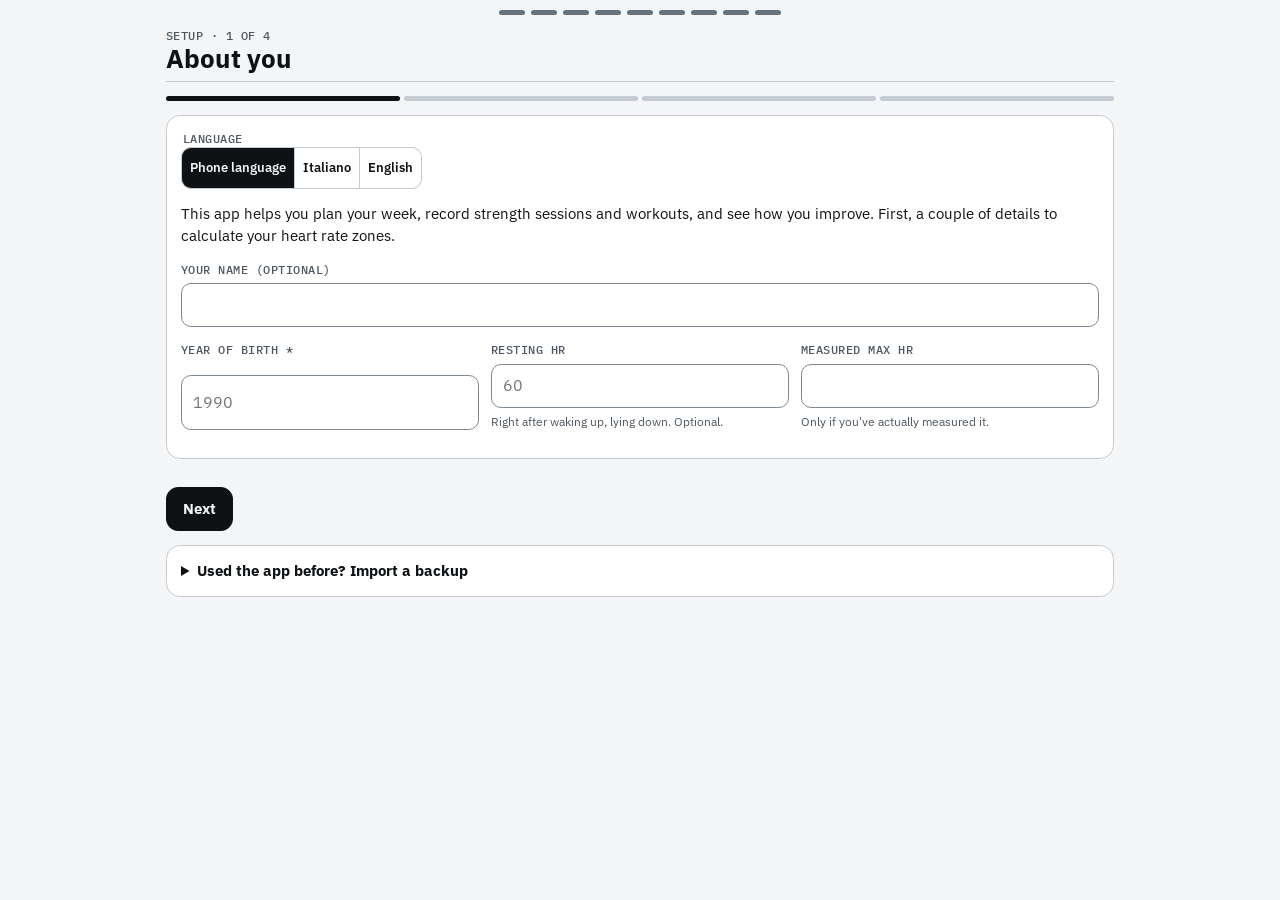
<file: index.html>
<!doctype html>
<html lang="it">
<head>
<meta charset="utf-8">
<meta http-equiv="Content-Security-Policy" content="default-src 'self'; script-src 'self' blob:; style-src 'self' 'unsafe-inline'; font-src 'self'; img-src 'self' data: blob:; connect-src 'self' https://cdn.jsdelivr.net; worker-src 'self'; manifest-src 'self'; base-uri 'none'; form-action 'none'; object-src 'none'">
<meta name="referrer" content="no-referrer">
<meta name="viewport" content="width=device-width,initial-scale=1,viewport-fit=cover">
<title>InZone</title>
<meta name="description" content="Programma la settimana, registra le sessioni (forza serie per serie, timer HIIT, uscite col GPS o dai file del dispositivo) e segui i progressi sulle tue zone di battito.">
<meta name="theme-color" content="#0a0a0a">
<meta name="mobile-web-app-capable" content="yes">
<meta name="apple-mobile-web-app-capable" content="yes">
<meta name="apple-mobile-web-app-title" content="InZone">
<meta name="apple-mobile-web-app-status-bar-style" content="black">
<link rel="manifest" href="manifest.webmanifest">
<link rel="icon" href="icone/icona-192.png" type="image/png">
<link rel="apple-touch-icon" href="icone/apple-touch-icon.png">
<link rel="stylesheet" href="fonti/fonti.css">
<style>:root{padding:env(safe-area-inset-top,0px) 0 env(safe-area-inset-bottom,0px)}body{margin:0}</style>
<link rel="stylesheet" href="stile.css">
</head>
<body>
<div class="app">
  <main id="vista" aria-live="polite">
    <header class="testata"><div class="led" aria-hidden="true"><i></i><i></i><i></i><i></i><i></i><i></i><i></i><i></i><i></i></div><div class="testata-riga"><div><div class="data">&nbsp;</div><h1>InZone</h1></div></div></header>
    <div class="stato-app"><b>Sto aprendo i tuoi dati</b><span>Programma di oggi, settimana e allenamenti compaiono appena arrivano.</span></div>
  </main>
</div>

<nav class="schede-nav" id="nav" aria-label="Sezioni">
  <div>
    <button type="button" data-vai="oggi" aria-current="page"><svg viewBox="0 0 24 24" fill="none" stroke="currentColor" stroke-width="1.9" stroke-linecap="round" stroke-linejoin="round" aria-hidden="true"><path d="M3 11l9-7 9 7v9a1 1 0 0 1-1 1h-5v-6h-6v6H4a1 1 0 0 1-1-1z"/></svg>Oggi</button>
    <button type="button" data-vai="settimana"><svg viewBox="0 0 24 24" fill="none" stroke="currentColor" stroke-width="1.9" stroke-linecap="round" stroke-linejoin="round" aria-hidden="true"><path d="M4 5h16v15H4zM4 10h16M9 3v4M15 3v4"/></svg>Piano</button>
    <button type="button" data-vai="allenamenti"><svg viewBox="0 0 24 24" fill="none" stroke="currentColor" stroke-width="1.9" stroke-linecap="round" stroke-linejoin="round" aria-hidden="true"><path d="M4 6h16M4 12h16M4 18h10"/></svg>Allenamenti</button>
    <button type="button" data-vai="analisi"><svg viewBox="0 0 24 24" fill="none" stroke="currentColor" stroke-width="1.9" stroke-linecap="round" stroke-linejoin="round" aria-hidden="true"><path d="M4 20V10M10 20V4M16 20v-7M22 20H2"/></svg>Analisi</button>
  </div>
</nav>

<div class="barra-fondo" id="barra-fondo" hidden></div>
<div class="velo" id="velo" hidden></div>
<div class="avviso" id="avviso" role="status" hidden></div>

<script type="module" src="app.js"></script>
<script src="registra-sw.js"></script>
</body>
</html>
</file>
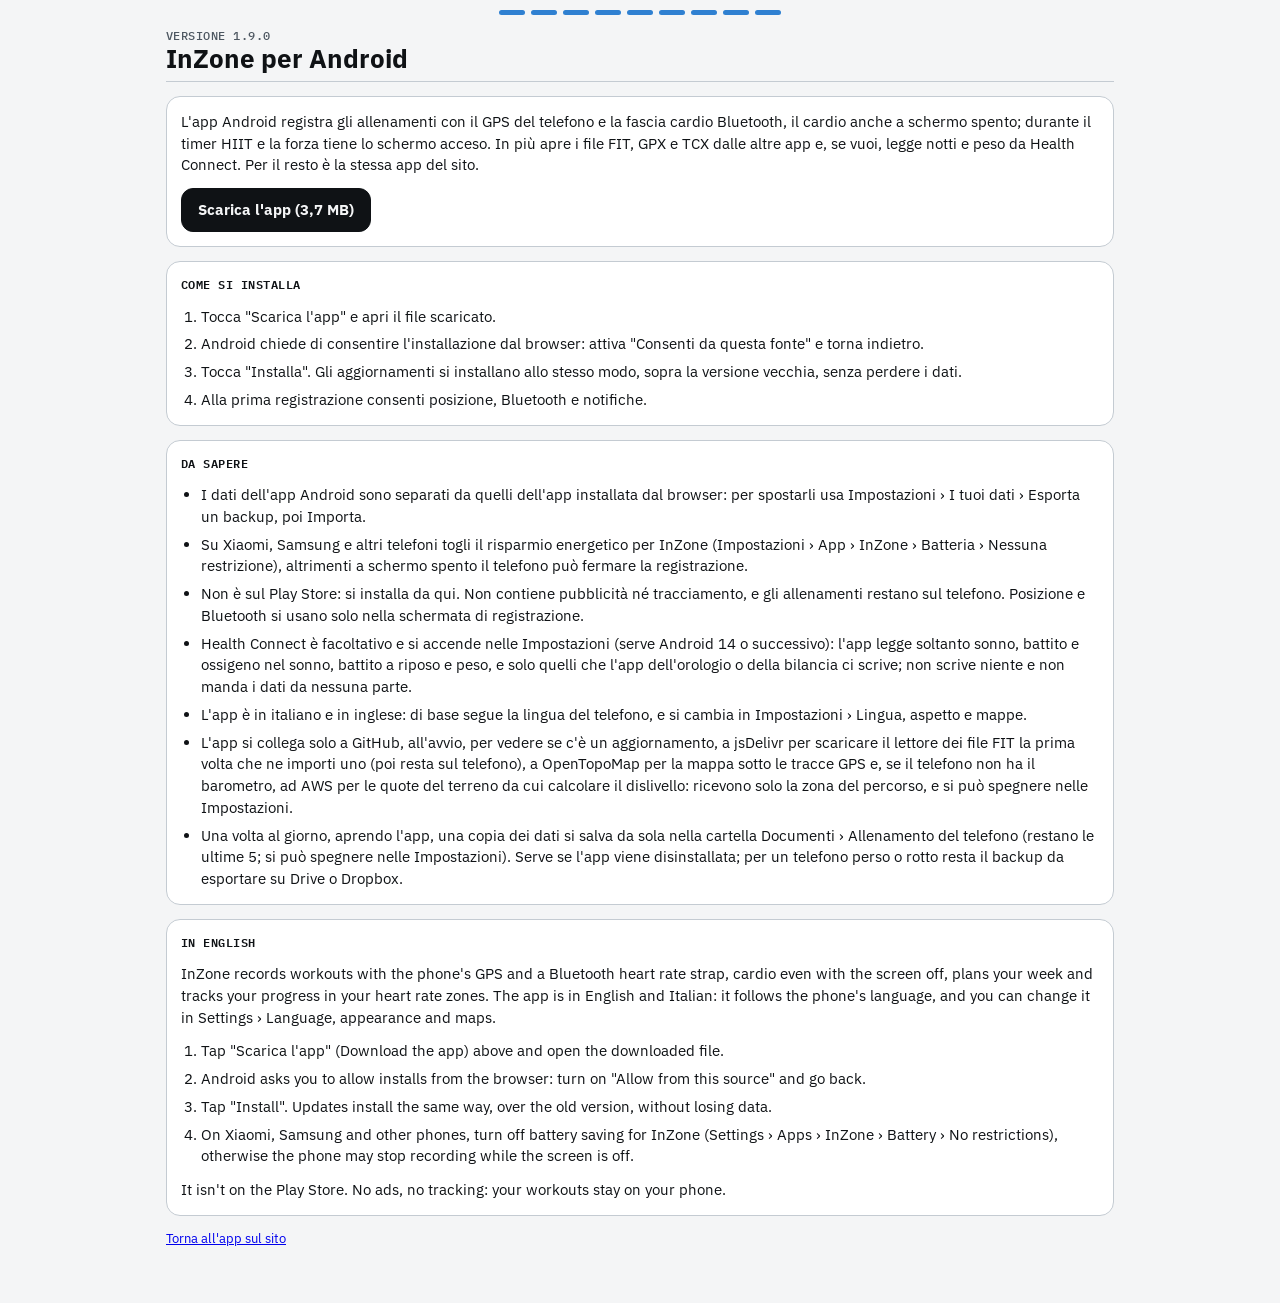
<file: android/index.html>
<!doctype html>
<html lang="it">
<head>
<meta charset="utf-8">
<meta http-equiv="Content-Security-Policy" content="default-src 'none'; style-src 'self' 'unsafe-inline'; font-src 'self'; img-src 'self'; base-uri 'none'; form-action 'none'">
<meta name="referrer" content="no-referrer">
<meta name="viewport" content="width=device-width,initial-scale=1">
<title>InZone per Android</title>
<meta name="theme-color" content="#0a0a0a">
<link rel="icon" href="../icone/icona-192.png" type="image/png">
<link rel="stylesheet" href="../fonti/fonti.css">
<link rel="stylesheet" href="../stile.css">
</head>
<body>
<div class="app" style="padding-bottom:40px">
<main>
<header class="testata"><div class="led" aria-hidden="true" style="--led:var(--z2)"><i></i><i></i><i></i><i></i><i></i><i></i><i></i><i></i><i></i></div>
<div class="testata-riga"><div><div class="data">Versione 1.9.0</div><h1>InZone per Android</h1></div></div></header>
<section class="card">
<p>L'app Android registra gli allenamenti con il GPS del telefono e la fascia cardio Bluetooth, il cardio anche a schermo spento; durante il timer HIIT e la forza tiene lo schermo acceso. In più apre i file FIT, GPX e TCX dalle altre app e, se vuoi, legge notti e peso da Health Connect. Per il resto è la stessa app del sito.</p>
<a class="btn primario" style="justify-self:start;text-decoration:none" href="allenamento.apk" download>Scarica l'app (3,7 MB)</a>
</section>
<section class="card"><h2>Come si installa</h2>
<ol style="margin:0;padding-left:20px;display:grid;gap:6px">
<li>Tocca "Scarica l'app" e apri il file scaricato.</li>
<li>Android chiede di consentire l'installazione dal browser: attiva "Consenti da questa fonte" e torna indietro.</li>
<li>Tocca "Installa". Gli aggiornamenti si installano allo stesso modo, sopra la versione vecchia, senza perdere i dati.</li>
<li>Alla prima registrazione consenti posizione, Bluetooth e notifiche.</li>
</ol></section>
<section class="card"><h2>Da sapere</h2>
<ul style="margin:0;padding-left:20px;display:grid;gap:6px">
<li>I dati dell'app Android sono separati da quelli dell'app installata dal browser: per spostarli usa Impostazioni › I tuoi dati › Esporta un backup, poi Importa.</li>
<li>Su Xiaomi, Samsung e altri telefoni togli il risparmio energetico per InZone (Impostazioni › App › InZone › Batteria › Nessuna restrizione), altrimenti a schermo spento il telefono può fermare la registrazione.</li>
<li>Non è sul Play Store: si installa da qui. Non contiene pubblicità né tracciamento, e gli allenamenti restano sul telefono. Posizione e Bluetooth si usano solo nella schermata di registrazione.</li>
<li>Health Connect è facoltativo e si accende nelle Impostazioni (serve Android 14 o successivo): l'app legge soltanto sonno, battito e ossigeno nel sonno, battito a riposo e peso, e solo quelli che l'app dell'orologio o della bilancia ci scrive; non scrive niente e non manda i dati da nessuna parte.</li>
<li>L'app è in italiano e in inglese: di base segue la lingua del telefono, e si cambia in Impostazioni › Lingua, aspetto e mappe.</li>
<li>L'app si collega solo a GitHub, all'avvio, per vedere se c'è un aggiornamento, a jsDelivr per scaricare il lettore dei file FIT la prima volta che ne importi uno (poi resta sul telefono), a OpenTopoMap per la mappa sotto le tracce GPS e, se il telefono non ha il barometro, ad AWS per le quote del terreno da cui calcolare il dislivello: ricevono solo la zona del percorso, e si può spegnere nelle Impostazioni.</li>
<li>Una volta al giorno, aprendo l'app, una copia dei dati si salva da sola nella cartella Documenti › Allenamento del telefono (restano le ultime 5; si può spegnere nelle Impostazioni). Serve se l'app viene disinstallata; per un telefono perso o rotto resta il backup da esportare su Drive o Dropbox.</li>
</ul></section>
<section class="card" lang="en"><h2>In English</h2>
<p>InZone records workouts with the phone's GPS and a Bluetooth heart rate strap, cardio even with the screen off, plans your week and tracks your progress in your heart rate zones. The app is in English and Italian: it follows the phone's language, and you can change it in Settings › Language, appearance and maps.</p>
<ol style="margin:0;padding-left:20px;display:grid;gap:6px">
<li>Tap "Scarica l'app" (Download the app) above and open the downloaded file.</li>
<li>Android asks you to allow installs from the browser: turn on "Allow from this source" and go back.</li>
<li>Tap "Install". Updates install the same way, over the old version, without losing data.</li>
<li>On Xiaomi, Samsung and other phones, turn off battery saving for InZone (Settings › Apps › InZone › Battery › No restrictions), otherwise the phone may stop recording while the screen is off.</li>
</ol>
<p>It isn't on the Play Store. No ads, no tracking: your workouts stay on your phone.</p></section>
<p class="sotto"><a href="../">Torna all'app sul sito</a></p>
</main>
</div>
</body>
</html>
</file>
<file: fonti/fonti.css>
/* IBM Plex Sans e IBM Plex Mono, SIL Open Font License 1.1 (vedi OFL-*.txt). Generato da scarica-fonti.mjs. */
@font-face {
  font-family: 'IBM Plex Mono';
  font-style: normal;
  font-weight: 500;
  font-display: swap;
  src: url(ibm-plex-mono-500-latin-ext.woff2) format('woff2');
  unicode-range: U+0100-02BA, U+02BD-02C5, U+02C7-02CC, U+02CE-02D7, U+02DD-02FF, U+0304, U+0308, U+0329, U+1D00-1DBF, U+1E00-1E9F, U+1EF2-1EFF, U+2020, U+20A0-20AB, U+20AD-20C4, U+2113, U+2C60-2C7F, U+A720-A7FF;
}
@font-face {
  font-family: 'IBM Plex Mono';
  font-style: normal;
  font-weight: 500;
  font-display: swap;
  src: url(ibm-plex-mono-500-latin.woff2) format('woff2');
  unicode-range: U+0000-00FF, U+0131, U+0152-0153, U+02BB-02BC, U+02C6, U+02DA, U+02DC, U+0304, U+0308, U+0329, U+2000-206F, U+20AC, U+2122, U+2191, U+2193, U+2212, U+2215, U+FEFF, U+FFFD;
}
@font-face {
  font-family: 'IBM Plex Mono';
  font-style: normal;
  font-weight: 600;
  font-display: swap;
  src: url(ibm-plex-mono-600-latin-ext.woff2) format('woff2');
  unicode-range: U+0100-02BA, U+02BD-02C5, U+02C7-02CC, U+02CE-02D7, U+02DD-02FF, U+0304, U+0308, U+0329, U+1D00-1DBF, U+1E00-1E9F, U+1EF2-1EFF, U+2020, U+20A0-20AB, U+20AD-20C4, U+2113, U+2C60-2C7F, U+A720-A7FF;
}
@font-face {
  font-family: 'IBM Plex Mono';
  font-style: normal;
  font-weight: 600;
  font-display: swap;
  src: url(ibm-plex-mono-600-latin.woff2) format('woff2');
  unicode-range: U+0000-00FF, U+0131, U+0152-0153, U+02BB-02BC, U+02C6, U+02DA, U+02DC, U+0304, U+0308, U+0329, U+2000-206F, U+20AC, U+2122, U+2191, U+2193, U+2212, U+2215, U+FEFF, U+FFFD;
}
@font-face {
  font-family: 'IBM Plex Sans';
  font-style: normal;
  font-weight: 400;
  font-stretch: 100%;
  font-display: swap;
  src: url(ibm-plex-sans-400-latin-ext.woff2) format('woff2');
  unicode-range: U+0100-02BA, U+02BD-02C5, U+02C7-02CC, U+02CE-02D7, U+02DD-02FF, U+0304, U+0308, U+0329, U+1D00-1DBF, U+1E00-1E9F, U+1EF2-1EFF, U+2020, U+20A0-20AB, U+20AD-20C4, U+2113, U+2C60-2C7F, U+A720-A7FF;
}
@font-face {
  font-family: 'IBM Plex Sans';
  font-style: normal;
  font-weight: 400;
  font-stretch: 100%;
  font-display: swap;
  src: url(ibm-plex-sans-400-latin.woff2) format('woff2');
  unicode-range: U+0000-00FF, U+0131, U+0152-0153, U+02BB-02BC, U+02C6, U+02DA, U+02DC, U+0304, U+0308, U+0329, U+2000-206F, U+20AC, U+2122, U+2191, U+2193, U+2212, U+2215, U+FEFF, U+FFFD;
}
@font-face {
  font-family: 'IBM Plex Sans';
  font-style: normal;
  font-weight: 500;
  font-stretch: 100%;
  font-display: swap;
  src: url(ibm-plex-sans-400-latin-ext.woff2) format('woff2');
  unicode-range: U+0100-02BA, U+02BD-02C5, U+02C7-02CC, U+02CE-02D7, U+02DD-02FF, U+0304, U+0308, U+0329, U+1D00-1DBF, U+1E00-1E9F, U+1EF2-1EFF, U+2020, U+20A0-20AB, U+20AD-20C4, U+2113, U+2C60-2C7F, U+A720-A7FF;
}
@font-face {
  font-family: 'IBM Plex Sans';
  font-style: normal;
  font-weight: 500;
  font-stretch: 100%;
  font-display: swap;
  src: url(ibm-plex-sans-400-latin.woff2) format('woff2');
  unicode-range: U+0000-00FF, U+0131, U+0152-0153, U+02BB-02BC, U+02C6, U+02DA, U+02DC, U+0304, U+0308, U+0329, U+2000-206F, U+20AC, U+2122, U+2191, U+2193, U+2212, U+2215, U+FEFF, U+FFFD;
}
@font-face {
  font-family: 'IBM Plex Sans';
  font-style: normal;
  font-weight: 600;
  font-stretch: 100%;
  font-display: swap;
  src: url(ibm-plex-sans-400-latin-ext.woff2) format('woff2');
  unicode-range: U+0100-02BA, U+02BD-02C5, U+02C7-02CC, U+02CE-02D7, U+02DD-02FF, U+0304, U+0308, U+0329, U+1D00-1DBF, U+1E00-1E9F, U+1EF2-1EFF, U+2020, U+20A0-20AB, U+20AD-20C4, U+2113, U+2C60-2C7F, U+A720-A7FF;
}
@font-face {
  font-family: 'IBM Plex Sans';
  font-style: normal;
  font-weight: 600;
  font-stretch: 100%;
  font-display: swap;
  src: url(ibm-plex-sans-400-latin.woff2) format('woff2');
  unicode-range: U+0000-00FF, U+0131, U+0152-0153, U+02BB-02BC, U+02C6, U+02DA, U+02DC, U+0304, U+0308, U+0329, U+2000-206F, U+20AC, U+2122, U+2191, U+2193, U+2212, U+2215, U+FEFF, U+FFFD;
}
@font-face {
  font-family: 'IBM Plex Sans';
  font-style: normal;
  font-weight: 700;
  font-stretch: 100%;
  font-display: swap;
  src: url(ibm-plex-sans-400-latin-ext.woff2) format('woff2');
  unicode-range: U+0100-02BA, U+02BD-02C5, U+02C7-02CC, U+02CE-02D7, U+02DD-02FF, U+0304, U+0308, U+0329, U+1D00-1DBF, U+1E00-1E9F, U+1EF2-1EFF, U+2020, U+20A0-20AB, U+20AD-20C4, U+2113, U+2C60-2C7F, U+A720-A7FF;
}
@font-face {
  font-family: 'IBM Plex Sans';
  font-style: normal;
  font-weight: 700;
  font-stretch: 100%;
  font-display: swap;
  src: url(ibm-plex-sans-400-latin.woff2) format('woff2');
  unicode-range: U+0000-00FF, U+0131, U+0152-0153, U+02BB-02BC, U+02C6, U+02DA, U+02DC, U+0304, U+0308, U+0329, U+2000-206F, U+20AC, U+2122, U+2191, U+2193, U+2212, U+2215, U+FEFF, U+FFFD;
}
</file>
<file: stile.css>
/* Stile "Filo": IBM Plex Sans per i testi, IBM Plex Mono per etichette e numeri, schede chiare con bordi sottili e
   angoli arrotondati, striscia di LED in cima colorata con la zona del giorno. Tema chiaro di base; quello scuro si
   sceglie nelle Impostazioni (data-tema="scuro" su <html>). */
:root{
  color-scheme:light;
  --bg:#f4f5f6; --surface:#ffffff; --surface-2:#eaedf0;
  --ink:#0f1215; --muted:#4d5761; --faint:#66707a; --line:#c4cbd2; --line-2:#7f8a95; --line-soft:#e1e5e9;
  --barra-bg:#0f1215; --barra-ink:#ffffff; --barra-muted:#a3adb7;
  --accent:#0f1215; --accent-ink:#ffffff; --accent-text:#0f1215; --accent-soft:#eaedf0;
  --ok:#1f7a3d; --ok-bg:#e2f1e2; --warn:#7a5000; --warn-bg:#fdf0d2; --crit:#d03b3b; --crit-text:#a32828; --crit-bg:#fbe4e1;
  --rec:#e0453a;
  --t-forza:#c99a00; --t-hiit:#c8429a; --t-corsa:#2b8a3e; --t-camminata:#0e93a0; --t-trekking:#a0581f; --t-bici:#6c4ce0; --t-altro:#8a939c;
  --z1:#9aa1a9; --z2:#2f80d1; --z3:#2e9e4f; --z4:#f08c1a; --z5:#d93025;
  --z1-ink:#0a0a0a; --z2-ink:#ffffff; --z3-ink:#ffffff; --z4-ink:#0a0a0a; --z5-ink:#ffffff;
  --forma:#2f80d1; --fatica:#c8590a;
  --serie:#2c3e57; --sonno:#2563c9; --o2-max:#ee9a90; --o2-media:#dc4b43; --o2-min:#9e1f1a; --band-alpha:.28;
  --tratteggio:repeating-linear-gradient(45deg,var(--faint) 0 1.5px,var(--surface-2) 1.5px 4.5px);
  --velo:rgba(15,18,21,.5);
  --font-ui:"IBM Plex Mono",ui-monospace,"Cascadia Mono",monospace;
  --font-testo:"IBM Plex Sans",system-ui,-apple-system,"Segoe UI",sans-serif;
  --font:var(--font-testo);
  --tratto:1px solid var(--line);
  --r:14px; --r-s:10px;
}
/* Tema scuro: fondo quasi nero e schede grigio scuro. Zone e colori dei tipi restano gli stessi. */
:root[data-tema="scuro"]{
  color-scheme:dark;
  --bg:#0f1215; --surface:#181d22; --surface-2:#222930;
  --ink:#eef1f3; --muted:#a3adb7; --faint:#8a949e; --line:#47525d; --line-2:#7a8691; --line-soft:#2c343c;
  --barra-bg:#000000; --barra-ink:#ffffff; --barra-muted:#a3adb7;
  --accent:#eef1f3; --accent-ink:#0f1215; --accent-text:#eef1f3; --accent-soft:#222930;
  --ok:#6fd08a; --ok-bg:#132a17; --warn:#e8b64c; --warn-bg:#33270b; --crit:#ff6a5f; --crit-text:#ff8a80; --crit-bg:#3a1513;
  --t-bici:#8c72ff; --t-trekking:#c9773a;
  --serie:#9fbbe0; --sonno:#6f9ff0; --band-alpha:.34;
  --forma:#4f93e0; --fatica:#d9761f;
  --velo:rgba(0,0,0,.65);
}
:root[data-tema="scuro"] .grafico image{filter:brightness(.82)}

*{box-sizing:border-box}
[hidden]{display:none!important}
html{-webkit-text-size-adjust:100%}
body{margin:0;background:var(--bg);color:var(--ink);font-family:var(--font-testo);font-size:15px;line-height:1.45;-webkit-font-smoothing:antialiased}
body::before{content:"";position:fixed;inset:0 0 auto;height:env(safe-area-inset-top,0px);z-index:30;background:var(--barra-bg)}
button,input,select,textarea{font:inherit;color:inherit}
button{cursor:pointer}
:focus-visible{outline:3px solid var(--z2);outline-offset:2px}
h1,h2,h3{text-wrap:balance;margin:0}
p{margin:0}
.num{font-variant-numeric:tabular-nums}
.vh{position:absolute!important;width:1px;height:1px;overflow:hidden;clip:rect(0 0 0 0);white-space:nowrap}
/* Etichette: maiuscolo a spaziatura fissa. */
.etichetta,.card>h2,.card-testa h2,.tile small,.campo>span,.campo legend,.settimana-testa b,.giorno-sett h3,.striscia b{
  font-family:var(--font-ui);font-weight:500;font-size:12px;letter-spacing:.04em;text-transform:uppercase;color:var(--muted)}

.app{max-width:980px;margin:0 auto;padding-left:max(16px,env(safe-area-inset-left,0px));padding-right:max(16px,env(safe-area-inset-right,0px));padding-block:0 calc(80px + env(safe-area-inset-bottom,0px))}

/* Testata: striscia sottile dei LED e riga con data e titolo. */
.testata{position:sticky;top:env(safe-area-inset-top,0px);z-index:20;background:var(--bg);display:grid}
.led{display:flex;justify-content:center;gap:6px;padding:10px 0 8px;background:var(--bg)}
.led i{display:block;width:26px;height:5px;border-radius:3px;background:var(--led,var(--line))}
.led.vivo i{box-shadow:0 0 6px 1px var(--led)}
.testata-riga{display:flex;align-items:center;justify-content:space-between;gap:12px;min-height:56px;padding:4px 0 8px;border-bottom:var(--tratto)}
.testata .data{font-family:var(--font-ui);font-weight:500;font-size:12px;letter-spacing:.04em;text-transform:uppercase;color:var(--muted)}
.testata h1{font-family:var(--font-testo);font-weight:700;font-size:26px;line-height:1.1}
.tondo{width:44px;height:44px;flex:none;border-radius:12px;border:var(--tratto);background:var(--surface);color:var(--ink);display:grid;place-items:center}
.tondo svg{width:20px;height:20px}
.tondo:hover{background:var(--surface-2)}
.indietro{display:flex;align-items:center;gap:10px;min-width:0}
.indietro>div{min-width:0}

/* Schede in basso: icona e nome, quella attiva con la barretta in alto. */
.schede-nav{position:fixed;left:0;right:0;bottom:0;z-index:25;background:var(--bg);border-top:var(--tratto);
  padding:0 env(safe-area-inset-right,0px) env(safe-area-inset-bottom,0px) env(safe-area-inset-left,0px)}
.schede-nav div{max-width:980px;margin:0 auto;display:grid;grid-template-columns:repeat(4,minmax(0,1fr))}
.schede-nav button{display:flex;flex-direction:column;align-items:center;justify-content:center;gap:3px;min-height:60px;padding:0 2px 4px;border:0;border-top:3px solid transparent;background:none;color:var(--muted);font-family:var(--font-testo);font-weight:600;font-size:12px}
.schede-nav button svg{width:22px;height:22px}
.schede-nav button[aria-current="page"]{border-top-color:var(--ink);color:var(--ink);font-weight:700}

main{display:grid;gap:14px;align-content:start;padding-bottom:14px}
.card{background:var(--surface);border:var(--tratto);border-radius:var(--r);padding:14px;min-width:0;display:grid;gap:12px;align-content:start}
.card>h2,.card-testa{display:flex;justify-content:space-between;align-items:baseline;gap:10px}
.card>h2,.card-testa h2{color:var(--ink);font-weight:600}
.sotto{font-size:13px;color:var(--muted)}
.vuoto{font-size:14px;color:var(--muted);padding:4px 0}
.griglia2{display:grid;gap:14px}
@media (min-width:760px){.griglia2{grid-template-columns:minmax(0,1fr) minmax(0,1fr)}}
.stato-app{display:grid;gap:6px;padding:28px 18px;text-align:center;color:var(--muted)}
.stato-app b{color:var(--ink);font-size:18px;font-weight:700}
.banda{display:flex;gap:10px;align-items:flex-start;padding:12px 14px;background:var(--surface);border:var(--tratto);border-radius:var(--r);font-size:14px;font-weight:500}

/* Pulsanti */
.btn{min-height:44px;padding:8px 16px;border:var(--tratto);border-radius:12px;background:var(--surface);color:var(--ink);font-family:var(--font-testo);font-weight:600;font-size:15px;display:inline-flex;align-items:center;justify-content:center;gap:6px;max-width:100%;text-align:center}
.btn.primario{background:var(--ink);border-color:var(--ink);color:var(--bg);font-weight:700}
.btn.pericolo{color:var(--crit-text);border-color:var(--crit-text);background:none}
.btn.tratteggio{border-style:dashed;border-color:var(--line-2)}
.btn.piccolo{min-height:40px;padding:4px 12px;font-size:14px}
.btn:disabled{opacity:.55;cursor:default}
.btn:hover:not(:disabled){background:var(--surface-2)}
.btn.primario:hover:not(:disabled){background:var(--ink);opacity:.88}
.btn.pericolo:hover:not(:disabled){background:var(--crit-bg)}
.lnk{border:0;background:none;padding:4px 0;color:var(--ink);font-family:var(--font-testo);font-weight:600;font-size:14px;text-decoration:underline;text-underline-offset:3px;white-space:nowrap}
.azioni{display:flex;flex-wrap:wrap;gap:8px;align-items:center}
.azioni-rapide{display:grid;grid-template-columns:repeat(2,minmax(0,1fr));gap:8px}
@media (min-width:560px){.azioni-rapide{grid-template-columns:repeat(auto-fit,minmax(120px,1fr))}}
.azioni-rapide .btn.primario.grande::before{content:"";width:12px;height:12px;border-radius:50%;background:var(--rec);flex:none}
.esito{font-size:14px;color:var(--muted)}
.esito.ok{color:var(--ok)}
.esito.err{color:var(--crit-text)}

/* Stato: pallino e scritta, niente fondi colorati */
.pill{display:inline-flex;align-items:center;gap:7px;font-family:var(--font-testo);font-weight:700;font-size:14px;white-space:nowrap}
.pill::before{content:"";width:10px;height:10px;border-radius:50%;background:currentColor;flex:none}
.pill.ok{color:var(--ok)}
.pill.attenzione{color:var(--warn)}
.pill.riduci{color:var(--crit-text)}
.pill.neutro{color:var(--muted)}
.pill.neutro::before{background:none;border:2px solid currentColor;width:6px;height:6px}
.chip-zona{display:inline-flex;align-items:center;font-family:var(--font-ui);font-weight:600;font-size:13px;padding:1px 6px;border-radius:4px;white-space:nowrap}
.dot{width:10px;height:10px;border-radius:50%;flex:none;display:inline-block}

/* Oggi: il programma del giorno */
.programma-oggi{background:var(--surface);border:var(--tratto);border-radius:var(--r);overflow:hidden}
.programma-barra{display:flex;justify-content:space-between;align-items:flex-end;gap:12px;padding:14px 14px 12px;border-bottom:1px solid var(--line-soft)}
.programma-barra .etichetta{color:var(--muted)}
.programma-nome{font-family:var(--font-testo);font-weight:700;font-size:clamp(26px,8.5vw,36px);line-height:1.05;margin-top:4px}
.programma-nome.lungo{font-size:clamp(22px,6.8vw,30px)}
.zone-box{display:flex;gap:6px;flex:none}
.zona-box{display:flex;flex-direction:column;align-items:center;justify-content:center;min-width:64px;height:56px;padding:0 8px;border-radius:var(--r-s);font-family:var(--font-ui)}
.zona-box b{font-size:22px;font-weight:600;line-height:1}
.zona-box span{font-size:11px;font-weight:500}
.zona-box.forza{background:var(--surface-2);color:var(--ink)}
.programma-oggi .voci{padding:4px 14px}
.programma-oggi .voce-oggi{padding:10px 0}
.programma-oggi .voce-oggi+.voce-oggi{border-top:1px solid var(--line-soft)}
.programma-piede{display:flex;justify-content:flex-end;padding:6px 14px;border-top:1px solid var(--line-soft)}
.programma-oggi>.vuoto{padding:12px 14px}

/* Striscia della settimana: sette caselle separate */
.striscia{display:grid;grid-template-columns:repeat(7,minmax(0,1fr));gap:4px}
.striscia button{display:flex;flex-direction:column;align-items:center;gap:3px;padding:6px 0 7px;border:1px solid var(--line-soft);border-radius:var(--r-s);background:var(--surface);color:var(--ink);min-width:0}
.striscia b{font-size:11px}
.striscia span{font-family:var(--font-ui);font-size:18px;font-weight:600;line-height:1}
.striscia .punti{display:flex;gap:3px;height:6px}
.striscia .punti i{width:6px;height:6px;border-radius:3px}
.striscia button.oggi{background:var(--ink);border-color:var(--ink);color:var(--bg)}
.striscia button.oggi b{color:inherit;opacity:.8}
.striscia button.fatto span{text-decoration:underline;text-decoration-thickness:2px;text-underline-offset:3px;text-decoration-color:var(--ok)}
.striscia button.oggi.fatto span{text-decoration-color:currentColor}

/* Voci in programma */
.voci{display:grid;gap:12px}
.voce-oggi{display:grid;gap:8px;min-width:0}
.voce-dettaglio .lnk{white-space:normal;text-align:left}
.voce-riga{display:flex;align-items:center;gap:12px}
.icona-tipo{width:40px;height:40px;flex:none;border-radius:var(--r-s);display:grid;place-items:center;border:2px solid var(--c);color:var(--c)}
.icona-tipo svg{width:20px;height:20px}
.voce-testo{flex:1;min-width:0;display:flex;flex-direction:column;gap:1px;border:0;background:none;padding:0;text-align:left;color:inherit}
.voce-testo:disabled{cursor:default;opacity:1}
.voce-testo b{font-size:16px;font-weight:600;overflow:hidden;text-overflow:ellipsis}
.voce-testo span{font-size:13px;color:var(--muted)}
.voce-dettaglio{margin-left:52px;display:grid;gap:6px;font-size:13px;color:var(--muted)}
.fatto-segno{display:inline-flex;align-items:center;gap:4px;font-family:var(--font-ui);font-size:13px;font-weight:600;text-transform:uppercase;color:var(--ok);white-space:nowrap}
.fatto-segno svg{width:16px;height:16px}
.lista-scheda{list-style:none;margin:0;padding:0;display:grid}
.lista-scheda li{display:flex;justify-content:space-between;gap:10px;padding:6px 0;border-top:1px solid var(--line-soft);font-size:13px}
.lista-scheda li b{color:var(--ink);font-weight:600}
.lista-scheda li span{font-family:var(--font-ui);font-weight:500;white-space:nowrap}

/* Campi dati: riquadri separati con il numero a spaziatura fissa */
.tiles{display:grid;grid-template-columns:repeat(3,minmax(0,1fr));gap:8px}
.tiles.due{grid-template-columns:repeat(2,minmax(0,1fr))}
.tiles.uno{grid-template-columns:minmax(0,1fr)}
.tile{background:var(--bg);border:1px solid var(--line-soft);border-radius:var(--r-s);padding:8px 10px;min-width:0;display:flex;flex-direction:column}
.tile small{font-size:11px}
.tile b{font-family:var(--font-ui);font-size:22px;font-weight:600;line-height:1.2;font-variant-numeric:tabular-nums}
.tiles.due .tile b,.tiles.uno .tile b{font-size:28px}
.tile b em{font-style:normal;font-size:12px;font-weight:500;margin-left:3px}
.tile span{font-family:var(--font-ui);font-size:12px;color:var(--muted);font-variant-numeric:tabular-nums}
.tile .tile-zona{font-size:20px;padding:0 8px;border-radius:6px}
.tiles.riquadri .tile b{font-size:22px}
.barra-tipi{display:flex;height:8px;border-radius:4px;overflow:hidden;gap:2px}
.barra-tipi i{display:block;height:100%}
.legenda{display:flex;flex-wrap:wrap;gap:6px 14px;font-family:var(--font-ui);font-weight:500;font-size:12px;color:var(--muted)}
.legenda span{display:inline-flex;align-items:center;gap:6px}
.legenda i{width:10px;height:10px;border-radius:2px;display:inline-block;flex:none}

/* Elenco allenamenti */
.filtri{display:flex;gap:6px;flex-wrap:wrap}
.filtri button{display:inline-flex;align-items:center;gap:6px;min-height:38px;padding:4px 12px;border:var(--tratto);border-radius:var(--r-s);background:var(--surface);font-family:var(--font-testo);font-weight:600;font-size:14px;color:var(--ink)}
.filtri button[aria-pressed="true"]{background:var(--ink);border-color:var(--ink);color:var(--bg)}
.elenco{display:grid}
.settimana-testa{display:flex;justify-content:space-between;align-items:baseline;flex-wrap:wrap;gap:4px 12px;padding:14px 0 6px;border-bottom:var(--tratto);font-family:var(--font-ui)}
.settimana-testa b{color:var(--ink);font-weight:600}
.settimana-testa span{font-weight:500;font-size:12px;color:var(--muted)}
.voce{display:grid;grid-template-columns:44px minmax(0,1fr);gap:12px;width:100%;padding:10px 2px;border:0;border-bottom:1px solid var(--line-soft);background:none;text-align:left;color:inherit}
.voce:hover{background:var(--surface-2)}
.voce .giorno{font-family:var(--font-ui);font-weight:500;font-size:11px;color:var(--muted);line-height:1.1;text-transform:uppercase}
.voce .giorno b{display:block;font-size:24px;font-weight:600;color:var(--ink)}
.voce .testa{display:flex;align-items:center;gap:7px;font-weight:600;font-size:16px;min-width:0}
.voce .testa span{overflow:hidden;text-overflow:ellipsis;white-space:nowrap}
.voce .testa em{font-style:normal;font-family:var(--font-ui);font-weight:500;font-size:11px;text-transform:uppercase;color:var(--muted);white-space:nowrap}
.voce .metriche{font-family:var(--font-ui);font-weight:500;font-size:13px;margin-top:2px}
.barra-zone{display:flex;gap:2px;height:6px;margin-top:8px;max-width:420px}
.barra-zone i{display:block;height:100%}
.barra-zone i:first-child{border-radius:3px 0 0 3px}
.barra-zone i:last-child{border-radius:0 3px 3px 0}
.barra-zone i:only-child{border-radius:3px}

/* Settimana tipo */
.giorno-sett{display:grid;gap:10px}
.giorno-sett+.giorno-sett{border-top:var(--tratto);padding-top:12px}
.giorno-sett h3{display:flex;justify-content:space-between;align-items:baseline;color:var(--ink);font-weight:600}
.giorno-sett h3 span{font-weight:500;color:var(--muted)}
.giorno-sett.oggi h3{background:var(--ink);color:var(--bg);margin:-12px -14px 0;padding:8px 14px}
.giorno-sett.oggi h3 span{color:inherit;opacity:.8}
.giorno-sett:first-child.oggi h3{margin-top:-14px;border-radius:13px 13px 0 0}
.voce-sett{display:flex;align-items:center;gap:12px;width:100%;padding:0;border:0;background:none;color:inherit;text-align:left}
.riposo{font-family:var(--font-ui);font-weight:500;font-size:13px;text-transform:uppercase;color:var(--faint)}
.scheda-riga{display:flex;align-items:center;gap:12px;width:100%;padding:10px 0;border:0;border-top:1px solid var(--line-soft);background:none;color:inherit;text-align:left}
.scheda-riga:first-of-type{border-top:0}
.scheda-riga .freccia{font-size:24px;font-weight:500;color:var(--muted);flex:none}

/* Registrazione dal vivo: campi dati grandi */
.btn.grande{min-height:56px;font-size:17px;padding:8px 22px}
.stato-sorgente{font-family:var(--font-ui);font-weight:500;font-size:13px;text-transform:uppercase;color:var(--muted)}
.fascia-riga{display:flex;justify-content:space-between;align-items:center;gap:12px;flex-wrap:wrap}
.fascia-riga>span{display:grid}
.fascia-riga small{font-family:var(--font-ui);font-weight:500;font-size:12px;letter-spacing:.04em;text-transform:uppercase;color:var(--muted)}
.fascia-riga b{font-family:var(--font-ui);font-size:20px;font-weight:600}
.testata-vivo{display:flex;justify-content:space-between;align-items:center;min-height:44px;border-bottom:var(--tratto);font-family:var(--font-ui);font-weight:600;font-size:14px;text-transform:uppercase}
.campi-vivo{display:grid;grid-template-columns:repeat(2,minmax(0,1fr));gap:8px}
.campo-vivo{background:var(--surface);border:var(--tratto);border-radius:var(--r-s);padding:8px 12px 10px;display:flex;flex-direction:column;min-width:0}
.campo-vivo small{font-family:var(--font-ui);font-weight:500;font-size:12px;letter-spacing:.04em;text-transform:uppercase;color:var(--muted)}
.campo-vivo b{font-family:var(--font-ui);font-size:clamp(30px,9.5vw,52px);font-weight:600;line-height:1.05;font-variant-numeric:tabular-nums;letter-spacing:-.02em}
.campo-vivo em{font-style:normal;font-family:var(--font-ui);font-size:14px;font-weight:500;margin-left:4px;letter-spacing:0}
.campi-vivo>.campo-vivo:first-child{grid-column:1 / -1}
.campi-vivo>.campo-vivo:first-child b{font-size:clamp(48px,16vw,84px)}
.campi-vivo>.campo-vivo:last-child:nth-child(even){grid-column:1 / -1}
.fascione-pausa{background:var(--ink);color:var(--bg);text-align:center;padding:10px;border-radius:var(--r-s);font-family:var(--font-ui);font-weight:600;font-size:20px;text-transform:uppercase}
.comandi-vivo{display:grid!important;grid-template-columns:minmax(0,1fr) minmax(0,1fr)}
.comandi-vivo.tre{grid-template-columns:repeat(3,minmax(0,1fr))}
.azioni-rapide .largo{grid-column:1 / -1}

/* Timer HIIT: fase in alto nel suo colore, conto alla rovescia enorme, esercizio in corso (o in arrivo) e il successivo */
.hiit-schermo{display:flex;flex-direction:column;gap:8px;
  min-height:calc(100vh - env(safe-area-inset-top,0px) - env(safe-area-inset-bottom,0px) - 94px);
  min-height:calc(100dvh - env(safe-area-inset-top,0px) - env(safe-area-inset-bottom,0px) - 94px)}
.hiit-schermo .testata-vivo{min-height:36px}
.hiit{display:grid;gap:4px;justify-items:center;text-align:center;background:var(--surface);border:var(--tratto);border-radius:var(--r);overflow:hidden;padding-bottom:10px}
.hiit-fase{justify-self:stretch;padding:8px;font-family:var(--font-ui);font-weight:600;font-size:20px;letter-spacing:.08em;text-transform:uppercase;background:var(--ink);color:var(--bg)}
.hiit[data-fase=lavoro] .hiit-fase{background:var(--z5);color:var(--z5-ink)}
.hiit[data-fase=pausa] .hiit-fase{background:var(--z2);color:var(--z2-ink)}
.hiit[data-fase=recupero] .hiit-fase{background:var(--z3);color:var(--z3-ink)}
.hiit[data-fase=ferma] .hiit-fase{background:var(--faint);color:var(--bg)}
.hiit-conto{font-family:var(--font-ui);font-size:clamp(64px,min(30vw,14vh),160px);font-weight:600;line-height:1;letter-spacing:-.04em;font-variant-numeric:tabular-nums}
.hiit-esercizio{display:grid;gap:2px;justify-self:stretch}
/* Rullo degli esercizi: scorrono verso l'alto; data-rel = distanza da quello in corso (o in arrivo). */
.hiit-rullo{position:relative;height:106px;overflow:hidden}
.hiit-riga{position:absolute;inset:0 0 auto;padding:0 14px;white-space:nowrap;overflow:hidden;text-overflow:ellipsis;line-height:1.2;
  font-family:var(--font-testo);transition:transform .45s ease,font-size .45s ease,opacity .45s ease,color .45s ease}
.hiit-riga[data-rel="0"]{font-size:clamp(24px,8.5vw,40px);font-weight:700}
.hiit-riga[data-rel="1"]{transform:translateY(46px);font-size:clamp(20px,6.5vw,30px);font-weight:600}
.hiit-riga[data-rel="1"]::before{content:var(--poi,"Poi ");font-family:var(--font-ui);font-size:13px;font-weight:500;letter-spacing:.04em;text-transform:uppercase;color:var(--muted)}
.hiit-riga[data-rel="2"]{transform:translateY(80px);font-size:17px;font-weight:500;color:var(--muted)}
.hiit-riga[data-rel="sopra"]{transform:translateY(-44px);font-size:clamp(24px,8.5vw,40px);font-weight:700;opacity:0}
.hiit-riga[data-rel="sotto"]{transform:translateY(110px);font-size:17px;opacity:0}
.hiit-dati{flex:1 0 auto;display:grid;grid-template-columns:repeat(2,minmax(0,1fr));grid-auto-rows:minmax(64px,1fr);gap:8px}
.hiit-dati .tile{justify-content:center;padding:8px 12px}
.hiit-dati .tile small{font-size:13px}
.hiit-dati .tile b{font-size:clamp(30px,11vw,56px);line-height:1.05;letter-spacing:-.02em}
.hiit-dati .tile b em{font-size:18px}
.hiit-esercizio small{font-family:var(--font-ui);font-weight:500;font-size:12px;letter-spacing:.04em;text-transform:uppercase;color:var(--muted)}

/* Vista di lettura di una scheda, come un foglio da palestra */
.azioni-scheda{display:grid;grid-template-columns:2fr 1fr 1fr;gap:8px}
.foglio-scheda{list-style:none;margin:0;padding:0;display:grid}
.foglio-scheda li{display:grid;grid-template-columns:34px minmax(0,1fr);column-gap:10px;row-gap:2px;padding:10px 0;border-top:1px solid var(--line-soft);align-items:baseline}
.foglio-scheda li:first-child{border-top:0;padding-top:2px}
.foglio-scheda li>*:not(.n){grid-column:2}
.foglio-scheda .n{grid-column:1;grid-row:1 / span 4;font-family:var(--font-ui);font-size:22px;font-weight:600;line-height:1;align-self:start}
.foglio-scheda b{font-size:16px;font-weight:600}
.foglio-scheda .serie{font-family:var(--font-ui);font-size:18px;font-weight:600;line-height:1.25}
.foglio-scheda .serie em{font-style:normal;font-size:12px;font-weight:500;color:var(--muted);margin-left:10px;text-transform:uppercase}
.foglio-scheda small{color:var(--muted);font-size:13px}
.nota-scheda{font-size:14px;padding:9px 12px;border:1px dashed var(--line-2);border-radius:var(--r-s)}
.nota-esercizio{font-size:13px;font-style:italic;color:var(--muted)}

/* Moduli */
.modulo{display:grid;gap:14px}
.righe{display:grid;gap:12px;grid-template-columns:repeat(auto-fit,minmax(120px,1fr))}
.campo{display:grid;gap:5px;min-width:0;border:0;padding:0;margin:0}
.campo input:not([type=checkbox]):not([type=radio]),.campo select,.campo textarea,.input{width:100%;min-width:0;min-height:44px;padding:9px 11px;border:1px solid var(--line-2);border-radius:var(--r-s);background:var(--surface);font-size:16px}
.campo textarea{min-height:76px;resize:vertical}
.campo small{color:var(--muted);font-size:12px}
.seg{display:inline-flex;flex-wrap:wrap;gap:1px;background:var(--line);border:var(--tratto);border-radius:var(--r-s);overflow:hidden;justify-self:start;max-width:100%}
.seg button,.seg label span{display:inline-flex;align-items:center;gap:6px;min-height:40px;padding:6px 8px;border:0;background:var(--surface);color:var(--ink);font-family:var(--font-testo);font-weight:600;font-size:13px;justify-content:center}
.seg>button,.seg>label{flex:1 0 auto}
.seg label span{flex:1;justify-content:center}
/* Le attività in tre colonne: righe ordinate anche quando non stanno su una */
.seg.tipi{display:grid;grid-template-columns:repeat(3,minmax(0,1fr));justify-self:stretch}
.seg.tipi>:last-child:nth-child(3n+1){grid-column:span 3}
.seg.tipi>:last-child:nth-child(3n+2){grid-column:span 2}
.seg.tipi label span{padding:6px 4px}
.seg button[aria-pressed="true"],.seg input:checked+span{background:var(--ink);color:var(--bg)}
.seg label{position:relative;display:inline-flex}
.seg input{position:absolute;opacity:0;pointer-events:none}
.seg label:has(input:focus-visible) span{outline:3px solid var(--z2);outline-offset:-3px}
.interruttore{display:flex;align-items:center;justify-content:space-between;gap:12px;min-height:52px;cursor:pointer;border-top:1px solid var(--line-soft)}
.interruttore:first-child{border-top:0}
.interruttore span{display:grid;gap:1px}
.interruttore b{font-weight:600;font-size:15px}
.interruttore small{font-size:12px;color:var(--muted)}
.interruttore input{appearance:none;width:48px;height:28px;flex:none;border-radius:14px;border:1px solid var(--line-2);background:var(--surface-2);position:relative;margin:0;cursor:pointer}
.interruttore input::after{content:"";position:absolute;top:3px;left:3px;width:20px;height:20px;border-radius:50%;background:var(--line-2);transition:transform .12s}
.interruttore input:checked{background:var(--ink);border-color:var(--ink)}
.interruttore input:checked::after{transform:translateX(20px);background:var(--bg)}
.interruttore input:focus-visible{outline:3px solid var(--z2);outline-offset:2px}

/* Forza: esercizi e serie */
.esercizio{display:grid;gap:10px}
.esercizio-testa{display:flex;justify-content:space-between;align-items:baseline;gap:8px}
.esercizio-testa h2{font-size:17px;font-weight:600}
.esercizio-testa span{font-family:var(--font-ui);font-size:12px;font-weight:500;text-transform:uppercase;color:var(--muted);white-space:nowrap}
.griglia-serie,.griglia-scheda{display:grid;grid-template-columns:38px minmax(0,1fr) minmax(0,1fr) 44px;gap:6px 8px;align-items:center}
.griglia-serie .intest,.griglia-scheda .intest{font-family:var(--font-ui);font-size:12px;font-weight:500;letter-spacing:.04em;text-transform:uppercase;color:var(--muted)}
.griglia-serie .n,.griglia-scheda .n{font-family:var(--font-ui);font-size:18px;font-weight:600;text-align:center}
.griglia-serie input{width:100%;min-width:0;min-height:44px;padding:0 10px;border:1px solid var(--line-2);border-radius:var(--r-s);background:var(--surface);font-family:var(--font-ui);font-size:20px;font-weight:600;font-variant-numeric:tabular-nums}
.griglia-scheda .input{font-family:var(--font-ui);font-size:18px;font-weight:600}
.spunta{width:44px;height:44px;border-radius:var(--r-s);display:grid;place-items:center;border:1px solid var(--line-2);background:var(--surface);color:var(--line-2)}
.spunta svg{width:20px;height:20px}
.spunta[aria-pressed="true"]{background:var(--ink);border-color:var(--ink);color:var(--bg)}
.togli{width:44px;height:44px;border-radius:var(--r-s);display:grid;place-items:center;border:0;background:none;color:var(--muted)}
.togli svg{width:18px;height:18px}
.togli:hover{background:var(--surface-2)}
.delta{font-family:var(--font-ui);font-size:14px;font-weight:600;color:var(--muted);white-space:nowrap}
.delta.su{color:var(--ok)}
.delta.giu{color:var(--crit-text)}
.barra-fondo{position:fixed;left:0;right:0;bottom:0;z-index:26;background:var(--surface);border-top:var(--tratto);
  padding:10px max(16px,env(safe-area-inset-right,0px)) calc(12px + env(safe-area-inset-bottom,0px)) max(16px,env(safe-area-inset-left,0px))}
.barra-fondo>div{max-width:980px;margin:0 auto;display:flex;align-items:center;gap:12px}
.barra-fondo .riass{flex:1;min-width:0;display:flex;flex-direction:column}
.barra-fondo .riass span{font-family:var(--font-ui);font-weight:500;font-size:12px;letter-spacing:.04em;text-transform:uppercase;color:var(--muted)}
.barra-fondo .riass b{font-family:var(--font-ui);font-size:22px;font-weight:600;line-height:1.15;font-variant-numeric:tabular-nums}
.barra-fondo .riass b.recupero{color:var(--z2)}
body.con-barra .schede-nav{display:none}

/* Import */
.scegli-file{display:grid;place-items:center;gap:4px;text-align:center;background:var(--surface);border:2px dashed var(--line-2);border-radius:var(--r);padding:22px 16px;cursor:pointer}
.scegli-file b{font-size:16px;font-weight:700}
.scegli-file small{color:var(--muted)}
.scegli-file input{position:absolute;opacity:0;width:1px;height:1px}
.scegli-file:has(input:focus-visible){outline:3px solid var(--z2);outline-offset:2px}
.anteprima{display:grid;gap:8px}
.riga-file{display:grid;gap:8px;padding:10px;background:var(--surface);border:var(--tratto);border-radius:var(--r-s)}
.riga-file .testa{display:flex;gap:8px;align-items:center;font-weight:600}
.riga-file small{color:var(--muted);font-size:12px}

/* Grafici e tabelle */
.grafico{position:relative}
.grafico svg{display:block;width:100%;height:auto;overflow:visible;touch-action:pan-y}
.grafico text{font-family:var(--font-ui);font-size:11px;font-weight:500;fill:var(--muted);font-variant-numeric:tabular-nums}
.grafico .griglia{stroke:var(--line-soft);stroke-width:1}
.grafico .base{stroke:var(--line-2);stroke-width:1.5}
.tip{position:absolute;z-index:5;pointer-events:none;background:var(--barra-bg);color:var(--barra-ink);border-radius:var(--r-s);padding:8px 10px;font-family:var(--font-ui);font-size:12px;min-width:130px;max-width:230px}
.tip b{display:block;font-size:13px;font-weight:600;text-transform:uppercase;margin-bottom:3px}
.tip div{display:flex;justify-content:space-between;gap:12px;font-variant-numeric:tabular-nums}
.tip div span:first-child{display:inline-flex;align-items:center;gap:6px;color:var(--barra-muted)}
.tabella{overflow-x:auto}
.tabella table{border-collapse:collapse;width:100%;font-size:14px;font-variant-numeric:tabular-nums}
.tabella th,.tabella td{text-align:left;padding:7px 8px;border-bottom:1px solid var(--line-soft);white-space:nowrap;vertical-align:top}
.tabella th{font-family:var(--font-ui);font-weight:500;font-size:12px;letter-spacing:.04em;text-transform:uppercase;color:var(--muted);border-bottom:var(--tratto)}
.tabella td:first-child{white-space:normal;min-width:110px;font-weight:600}

/* Foglio di dettaglio */
.velo{position:fixed;inset:0;z-index:40;background:var(--velo);display:flex;justify-content:center;align-items:flex-end}
@media (min-width:760px){.velo{align-items:center;padding:24px}}
.foglio{background:var(--bg);width:100%;max-width:760px;max-height:92%;overflow:auto;border:var(--tratto);border-bottom:0;border-radius:18px 18px 0 0;display:grid;gap:14px;align-content:start;
  padding:16px max(16px,env(safe-area-inset-right,0px)) calc(20px + env(safe-area-inset-bottom,0px)) max(16px,env(safe-area-inset-left,0px))}
@media (min-width:760px){.foglio{border-bottom:var(--tratto);border-radius:18px;max-height:100%}}
.foglio-testa{display:flex;gap:12px;align-items:flex-start}
.foglio-testa>div{flex:1;min-width:0}
.foglio-testa h2{font-size:22px;font-weight:700}
.foglio-testa p{margin-top:2px;font-family:var(--font-ui);font-weight:500;font-size:12px;text-transform:uppercase;color:var(--muted)}
.fonte{font-size:12px;color:var(--muted)}

/* Primo avvio */
.passi{display:grid;grid-template-columns:repeat(4,minmax(0,1fr));gap:4px}
.passi i{height:5px;border-radius:3px;background:var(--line)}
.passi i.fatto{background:var(--ink)}
.modello{display:grid;gap:4px;width:100%;text-align:left;padding:12px 14px;border:var(--tratto);border-radius:var(--r);background:var(--surface);color:inherit}
.modello b{font-size:17px;font-weight:700}
.modello span{font-size:13px;color:var(--muted)}
.modello[aria-pressed="true"]{background:var(--ink);border-color:var(--ink);color:var(--bg)}
.modello[aria-pressed="true"] span{color:inherit;opacity:.8}
.zone-anteprima{display:grid;gap:6px}
.zone-anteprima div{display:grid;grid-template-columns:44px minmax(0,1fr);gap:10px;align-items:center;font-size:14px}

.avviso{position:fixed;left:50%;transform:translateX(-50%);bottom:calc(72px + env(safe-area-inset-bottom,0px));z-index:50;background:var(--ink);color:var(--bg);padding:10px 16px;border-radius:12px;font-weight:600;font-size:15px;max-width:calc(100% - 32px)}
@media (prefers-reduced-motion:no-preference){.foglio{animation:sale .18s ease-out}@keyframes sale{from{transform:translateY(16px);opacity:.6}}}
.attribuzione{margin:6px 0 0;font-size:11px;color:var(--muted)}
.attribuzione a{color:var(--muted)}
.campo-vivo.in-zona small,.campo-vivo.in-zona em,.tile.in-zona small,.tile.in-zona em{color:inherit}
.campo-vivo.in-zona{border-color:transparent}
/* Pulsanti dello zoom sulla mappa della traccia */
.zoom-mappa{position:absolute;top:8px;left:8px;display:grid;gap:4px}
.zoom-mappa button{width:36px;height:36px;padding:0;border:1px solid var(--line-2);border-radius:var(--r-s);background:var(--surface);color:var(--ink);font-family:var(--font-ui);font-size:18px;font-weight:600;line-height:1}
.zoom-mappa button:disabled{opacity:.35}
.grafico text.valore-istante{fill:var(--ink);font-size:12px;font-weight:600;paint-order:stroke;stroke:var(--surface);stroke-width:3px}
/* Grafici del dettaglio: meno margine ai lati, così sono più larghi */
.card-grafico{padding:12px 4px 10px}
.card-grafico>h2,.card-grafico>p,.card-grafico .legenda,.card-grafico .attribuzione,.card-grafico>.azioni{padding-inline:10px}
@media (max-width:520px){.foglio{padding-left:max(8px,env(safe-area-inset-left,0px));padding-right:max(8px,env(safe-area-inset-right,0px))}}
/* Record personali (Analisi) e riquadro nel dettaglio */
.gruppo-record{display:grid}
.titolo-record{font-family:var(--font-ui);font-size:12px;font-weight:600;text-transform:uppercase;color:var(--muted)}
.riga-record{display:flex;justify-content:space-between;align-items:center;gap:10px;width:100%;min-height:44px;padding:6px 0;border:0;border-top:1px solid var(--line-soft);background:none;color:inherit;font:inherit;text-align:left;cursor:pointer}
.riga-record>span{min-width:0}
.riga-record small{display:block;font-size:12px;color:var(--muted)}
.riga-record b{flex:none;font-family:var(--font-ui);font-size:16px;font-weight:600}
.record-badge{margin:0;padding:10px 12px;border-radius:var(--r-s);background:var(--warn-bg);font-size:14px}
.record-badge b{display:block;font-family:var(--font-ui);font-size:12px;font-weight:600;text-transform:uppercase;color:var(--warn)}
/* Carico e forma (Analisi) */
.giudizio-forma{margin:0;font-size:14px}
.giudizio-forma b{font-size:15px;font-weight:700;margin-right:6px}
.giudizio-forma.ok b{color:var(--ok)}
.giudizio-forma.warn b{color:var(--warn)}
.tile small .dot{margin-right:4px}
.letto-salute summary,.spiega summary{cursor:pointer;font-weight:700;font-size:14px}
.letto-salute p,.spiega p{margin:6px 0 0}
</file>
